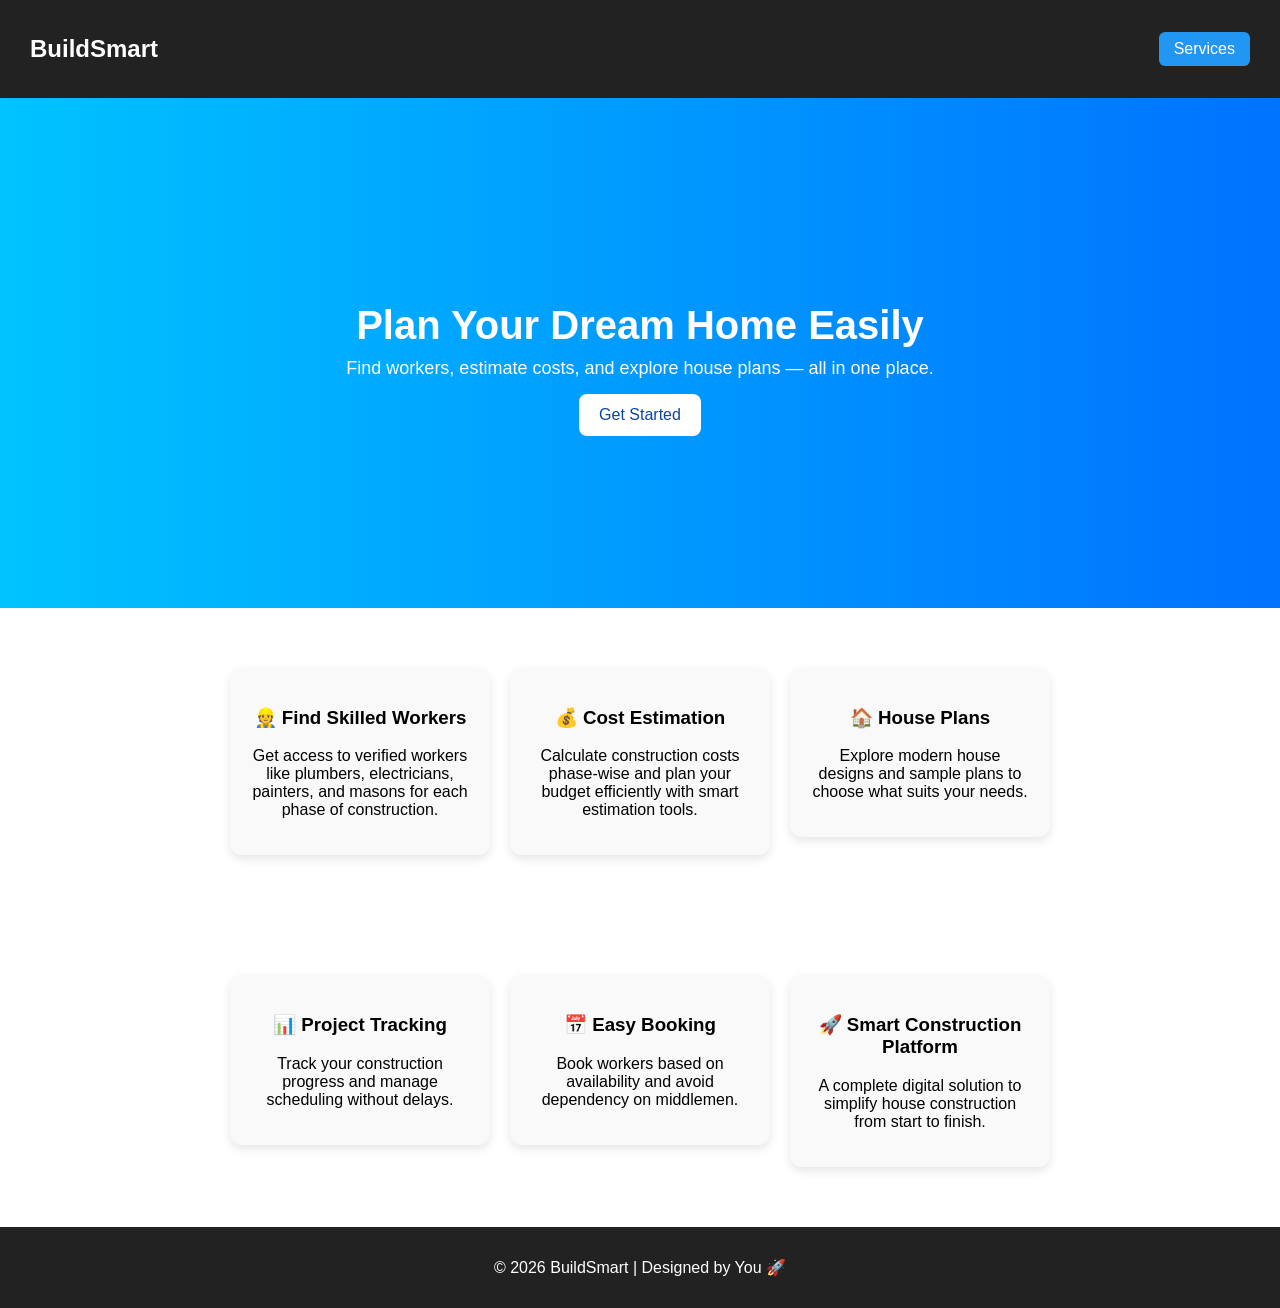
<file: index.html>
<!DOCTYPE html>
<html lang="en">
<head>
    <meta charset="UTF-8">
    <meta name="viewport" content="width=device-width, initial-scale=1.0">
    <title>BuildSmart</title>
    <link rel="stylesheet" href="style.css">
</head>

<body>

<!-- Navbar -->
<nav class="navbar">
    <h2 class="logo">BuildSmart</h2>
    <a href="services.html" class="nav-btn">Services</a>
</nav>

<!-- Hero Section -->
<section class="hero">
    <div class="hero-content">
        <h1>Plan Your Dream Home Easily</h1>
        <p>Find workers, estimate costs, and explore house plans — all in one place.</p>

        <a href="services.html">
            <button class="main-btn">Get Started</button>
        </a>
    </div>
</section>

 <!-- 🔷 Services Section -->
    <section class="features">

        <div class="card">
            <h3>👷 Find Skilled Workers</h3>
            <p>
                Get access to verified workers like plumbers, electricians, painters, 
                and masons for each phase of construction.
            </p>
        </div>

        <div class="card">
            <h3>💰 Cost Estimation</h3>
            <p>
                Calculate construction costs phase-wise and plan your budget efficiently 
                with smart estimation tools.
            </p>
        </div>

        <div class="card">
            <h3>🏠 House Plans</h3>
            <p>
                Explore modern house designs and sample plans to choose what suits your needs.
            </p>
        </div>

    </section>

    <!-- 🔷 Extra Section (Business Idea) -->
    <section class="features">
        <div class="card">
            <h3>📊 Project Tracking</h3>
            <p>
                Track your construction progress and manage scheduling without delays.
            </p>
        </div>

        <div class="card">
            <h3>📅 Easy Booking</h3>
            <p>
                Book workers based on availability and avoid dependency on middlemen.
            </p>
        </div>

        <div class="card">
            <h3>🚀 Smart Construction Platform</h3>
            <p>
                A complete digital solution to simplify house construction from start to finish.
            </p>
        </div>
    </section>

<!-- Footer -->
<footer>
    <p>© 2026 BuildSmart | Designed by You 🚀</p>
</footer>

</body>
</html>
</file>
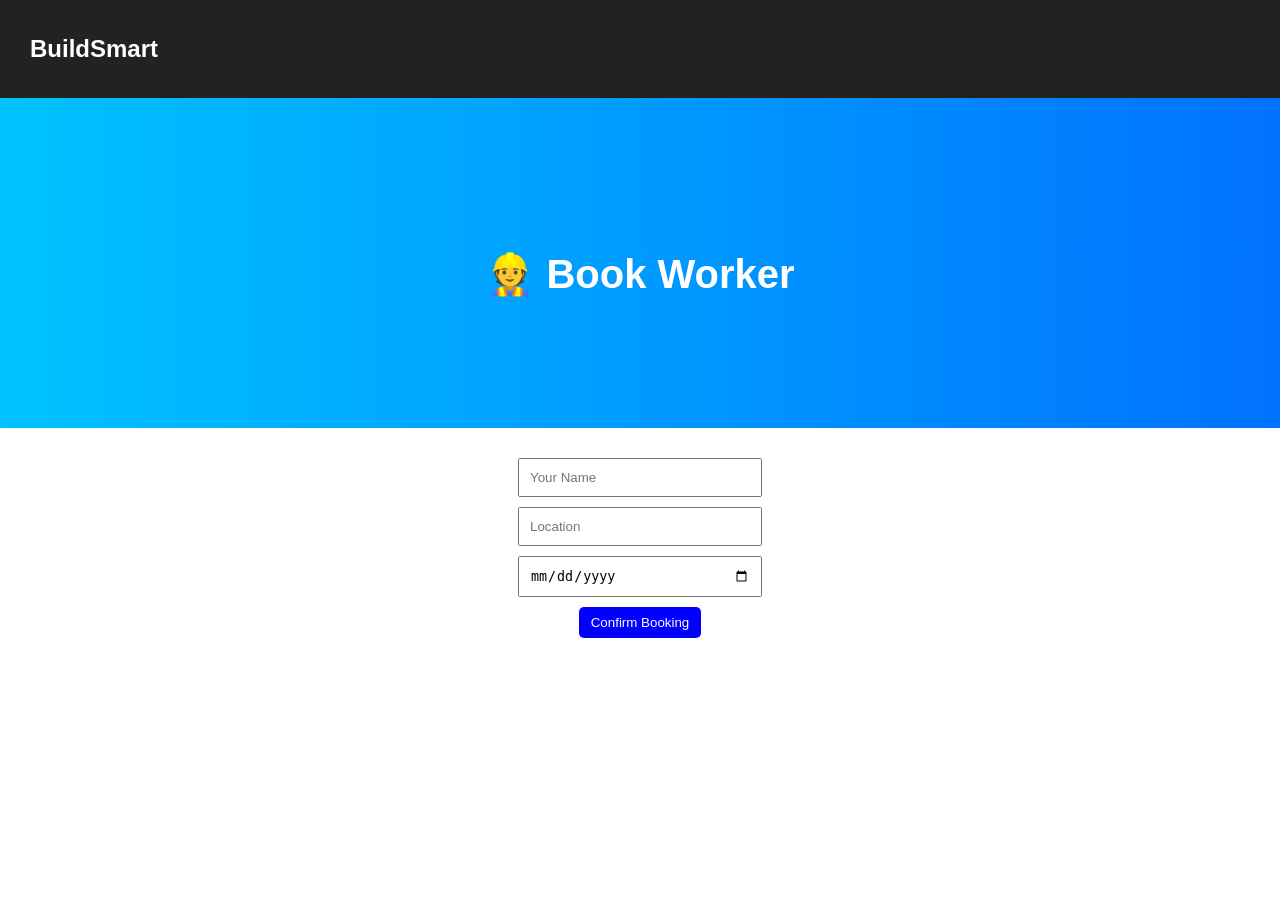
<file: booking.html>
<!DOCTYPE html>
<html lang="en">
<head>
    <title>Book Worker - BuildSmart</title>
    <link rel="stylesheet" href="style.css">
</head>

<body>

<nav class="navbar">
    <h2>BuildSmart</h2>
</nav>

<section class="hero" style="height: 30vh;">
    <h1>👷 Book Worker</h1>
</section>

<div class="booking-box">

    <h2 id="workerName"></h2>

    <input type="text" placeholder="Your Name">
    <input type="text" placeholder="Location">
    <input type="date">

    <button onclick="confirmBooking()">Confirm Booking</button>

</div>

<script src="script.js"></script>

</body>
</html>
</file>
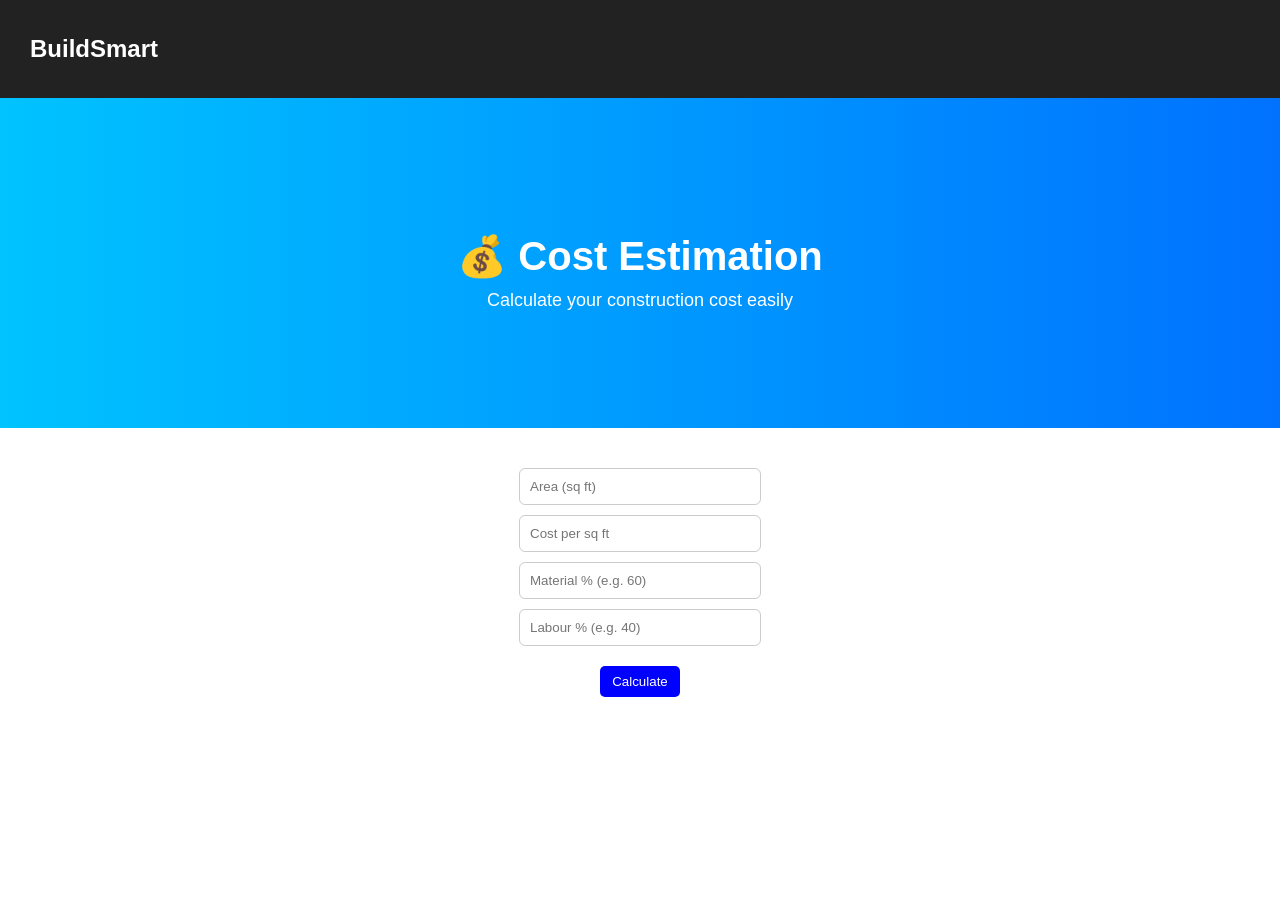
<file: cost.html>
<!DOCTYPE html>
<html lang="en">
<head>
    <meta charset="UTF-8">
    <meta name="viewport" content="width=device-width, initial-scale=1.0">
    <title>Cost Estimation - BuildSmart</title>
    <link rel="stylesheet" href="style.css">
</head>

<body>

<!-- Navbar -->
<nav class="navbar">
    <h2>BuildSmart</h2>
</nav>

<!-- Hero Section -->
<section class="hero" style="height: 30vh;">
    <h1>💰 Cost Estimation</h1>
    <p>Calculate your construction cost easily</p>
</section>

<!-- Calculator Section -->
<div class="cost-box">

    <input type="number" id="area" placeholder="Area (sq ft)">
    
    <input type="number" id="rate" placeholder="Cost per sq ft">

    <input type="number" id="material" placeholder="Material % (e.g. 60)">

    <input type="number" id="labour" placeholder="Labour % (e.g. 40)">

    <button onclick="calculateCost()">Calculate</button>

    <h3 id="materialCost"></h3>
    <h3 id="labourCost"></h3>
    <h2 id="totalCost"></h2>

</div>
<script src="script.js"></script>

</body>
</html>
</file>
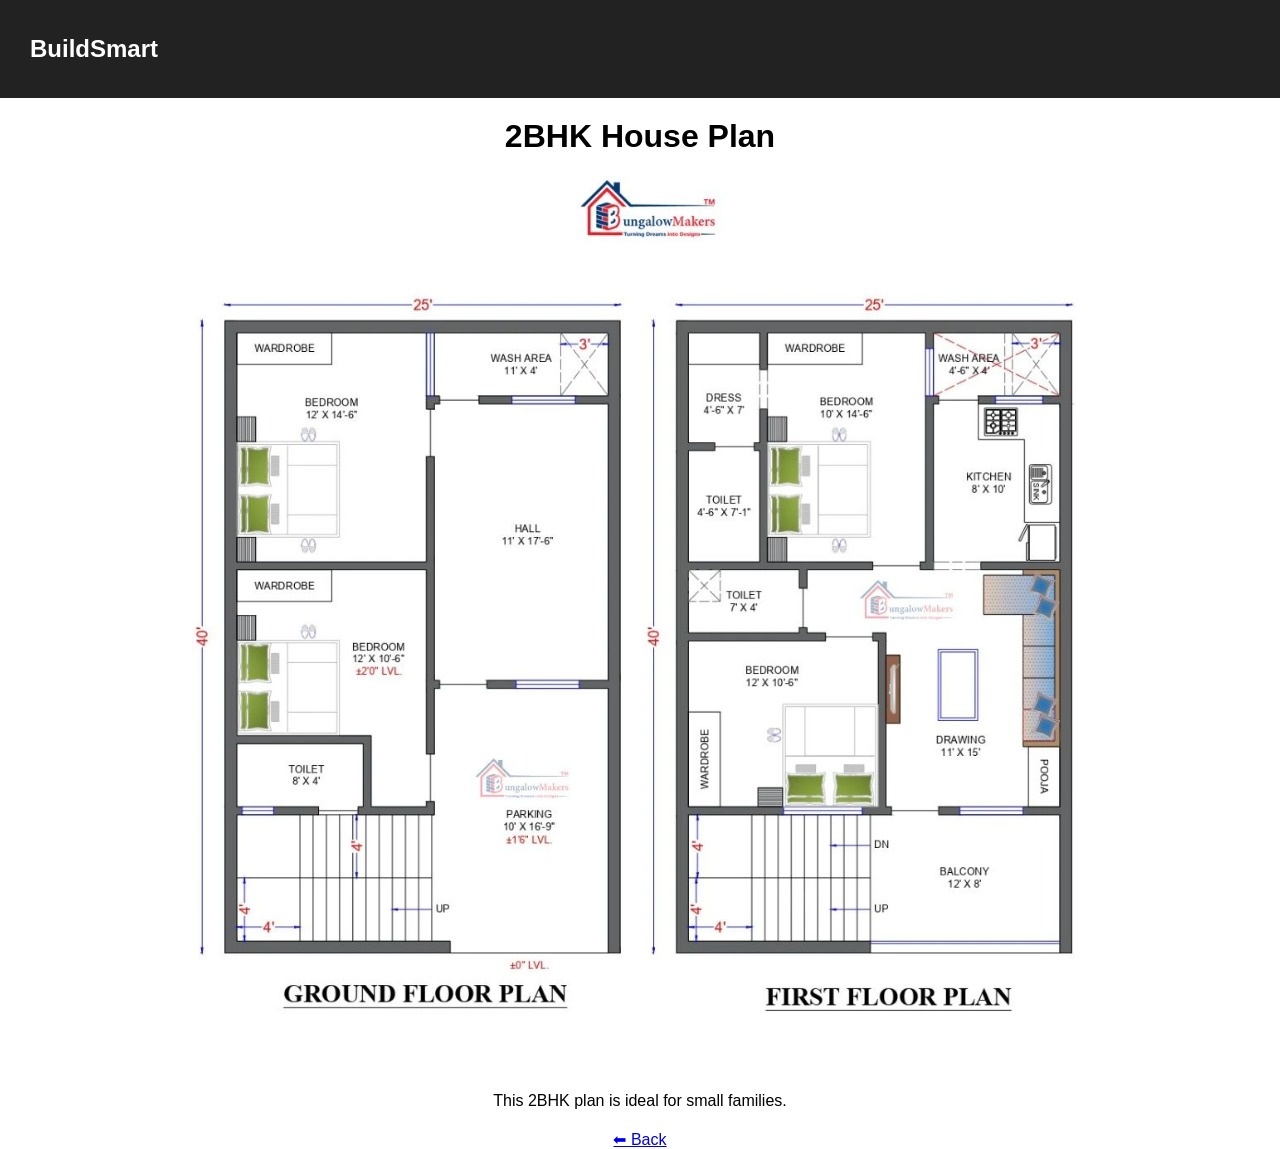
<file: plan1.html>
<!DOCTYPE html>
<html>
<head>
    <title>2BHK Plan</title>
    <link rel="stylesheet" href="style.css">
</head>

<body>

<nav class="navbar">
    <h2 class="logo">BuildSmart</h2>
</nav>

<h1 style="text-align:center; margin-top:20px;">2BHK House Plan</h1>

<img src="images/plans/plan1.jpg" 
     style="width:70%; display:block; margin:20px auto; border-radius:10px;">

<p style="text-align:center; width:70%; margin:auto;">
    This 2BHK plan is ideal for small families.
</p>

<div style="text-align:center; margin-top:20px;">
    <a href="services.html">⬅ Back</a>
</div>

</body>
</html>
</file>
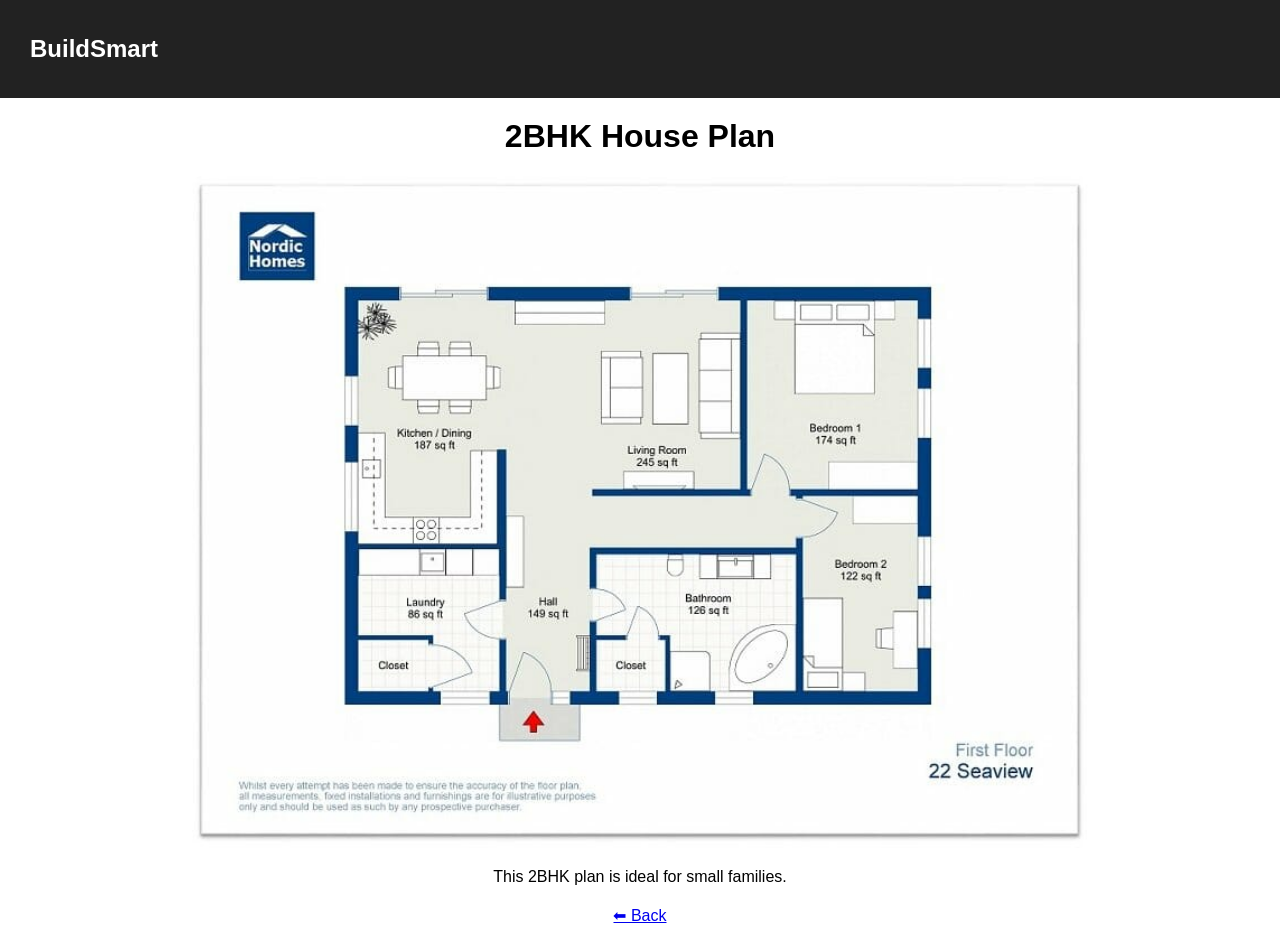
<file: plan2.html>
<!DOCTYPE html>
<html>
<head>
    <title>2BHK Plan</title>
    <link rel="stylesheet" href="style.css">
</head>

<body>

<nav class="navbar">
    <h2 class="logo">BuildSmart</h2>
</nav>

<h1 style="text-align:center; margin-top:20px;">2BHK House Plan</h1>

<img src="images/plans/plan2.jpg" 
     style="width:70%; display:block; margin:20px auto; border-radius:10px;">

<p style="text-align:center; width:70%; margin:auto;">
    This 2BHK plan is ideal for small families.
</p>

<div style="text-align:center; margin-top:20px;">
    <a href="services.html">⬅ Back</a>
</div>

</body>
</html>
</file>
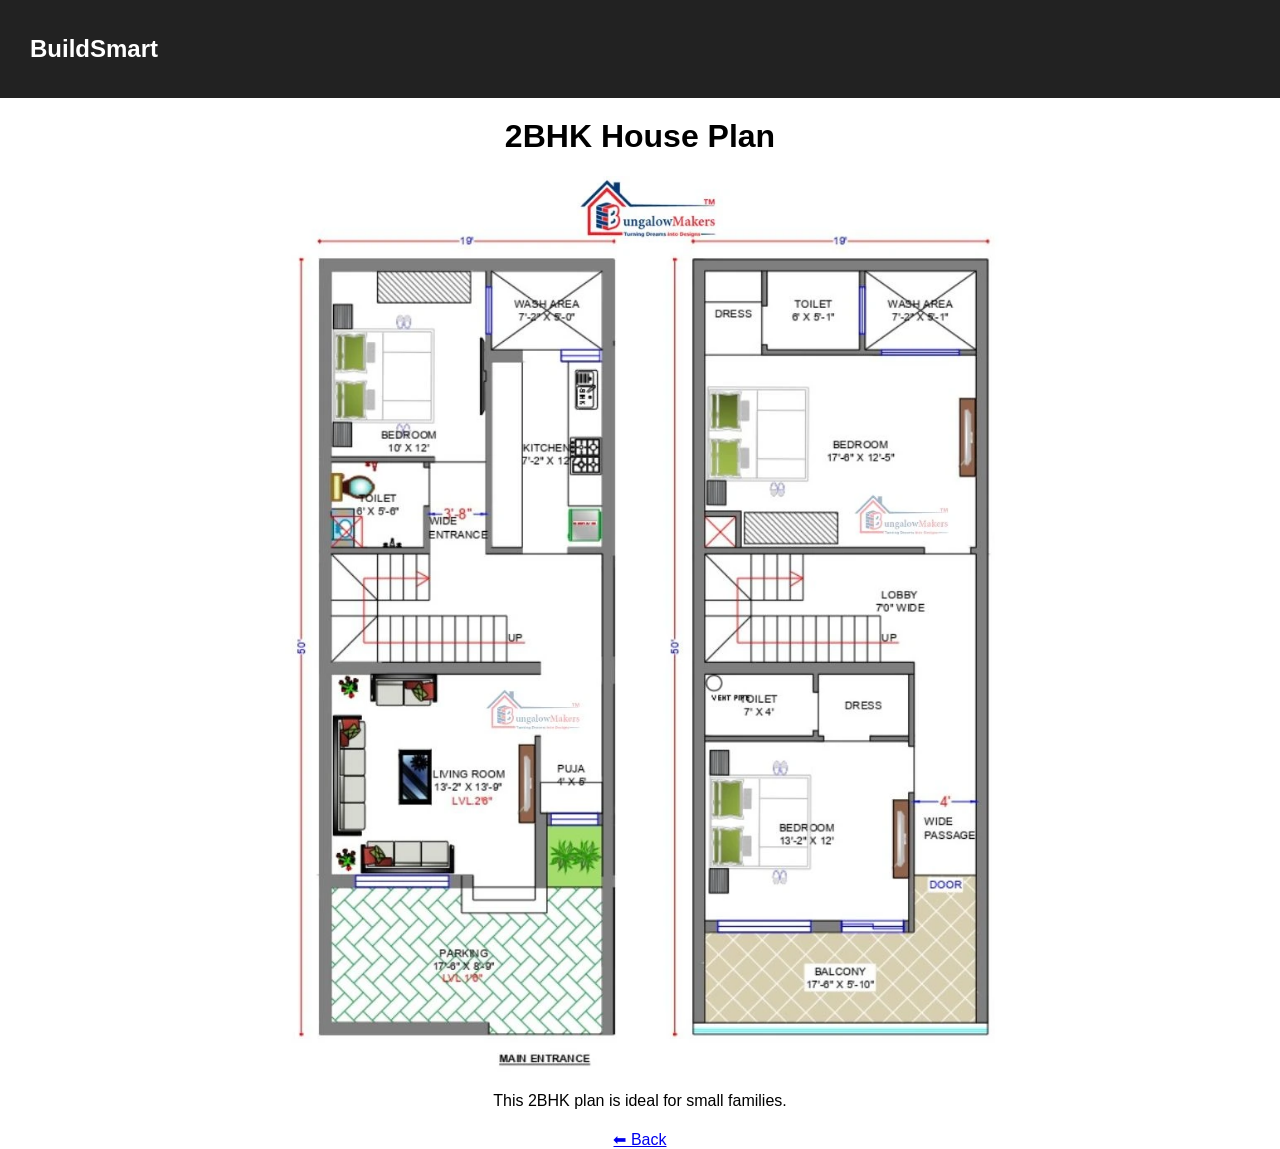
<file: plan3.html>
<!DOCTYPE html>
<html>
<head>
    <title>2BHK Plan</title>
    <link rel="stylesheet" href="style.css">
</head>

<body>

<nav class="navbar">
    <h2 class="logo">BuildSmart</h2>
</nav>

<h1 style="text-align:center; margin-top:20px;">2BHK House Plan</h1>

<img src="images/plans/plan3.jpg" 
     style="width:70%; display:block; margin:20px auto; border-radius:10px;">

<p style="text-align:center; width:70%; margin:auto;">
    This 2BHK plan is ideal for small families.
</p>

<div style="text-align:center; margin-top:20px;">
    <a href="services.html">⬅ Back</a>
</div>

</body>
</html>
</file>
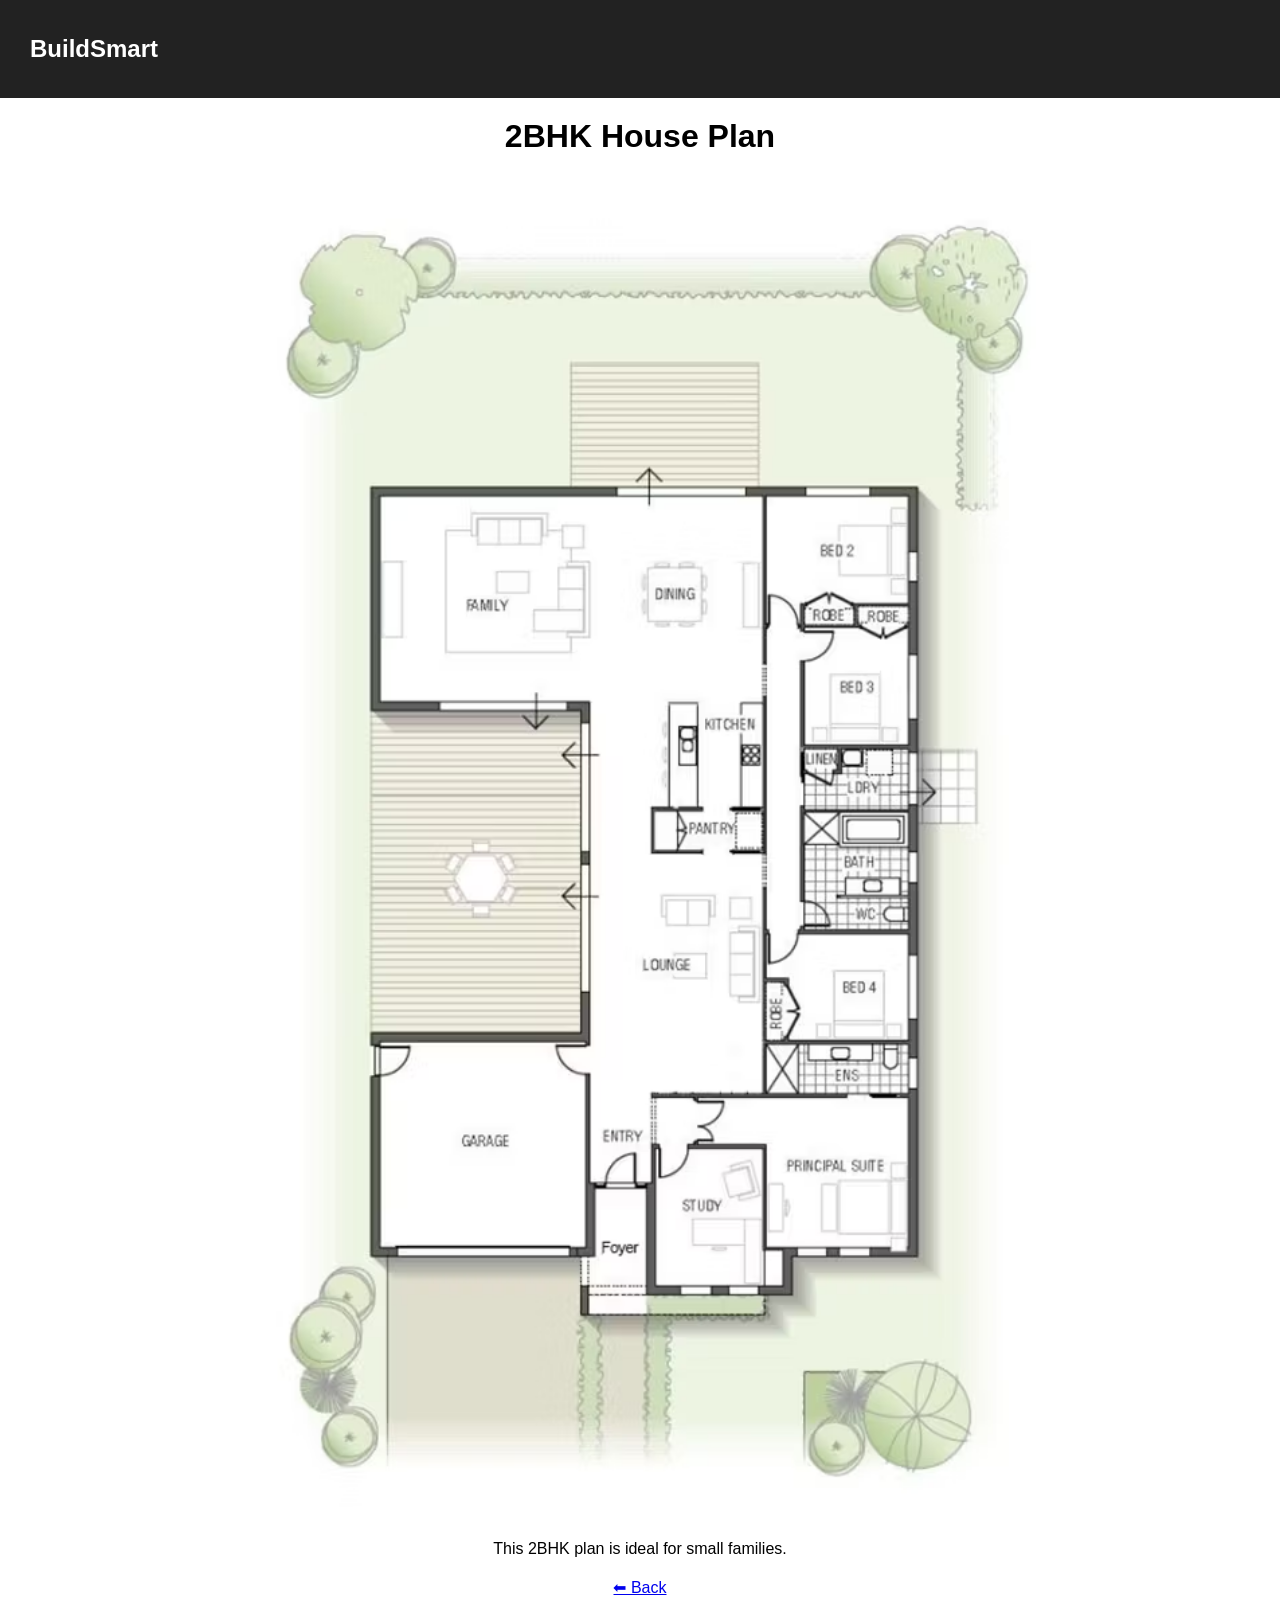
<file: plan4.html>
<!DOCTYPE html>
<html>
<head>
    <title>2BHK Plan</title>
    <link rel="stylesheet" href="style.css">
</head>

<body>

<nav class="navbar">
    <h2 class="logo">BuildSmart</h2>
</nav>

<h1 style="text-align:center; margin-top:20px;">2BHK House Plan</h1>

<img src="images/plans/plan4.jpg" 
     style="width:70%; display:block; margin:20px auto; border-radius:10px;">

<p style="text-align:center; width:70%; margin:auto;">
    This 2BHK plan is ideal for small families.
</p>

<div style="text-align:center; margin-top:20px;">
    <a href="services.html">⬅ Back</a>
</div>

</body>
</html>
</file>
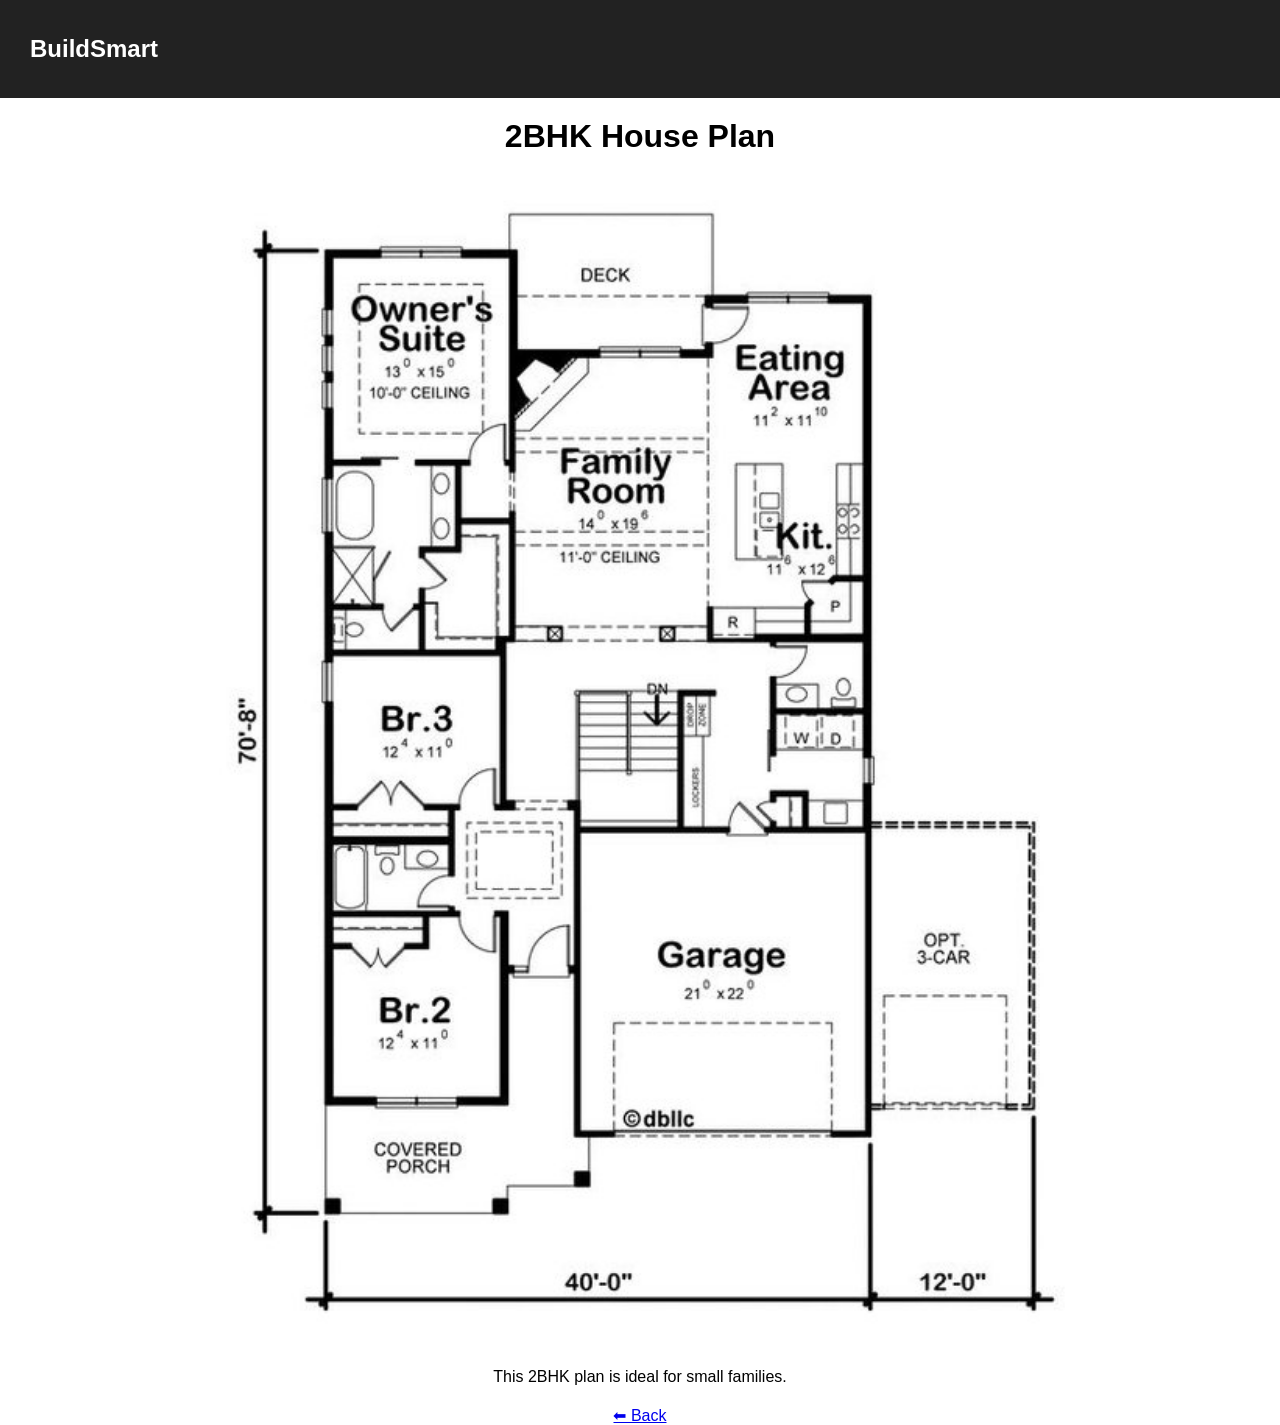
<file: plan5.html>
<!DOCTYPE html>
<html>
<head>
    <title>2BHK Plan</title>
    <link rel="stylesheet" href="style.css">
</head>

<body>

<nav class="navbar">
    <h2 class="logo">BuildSmart</h2>
</nav>

<h1 style="text-align:center; margin-top:20px;">2BHK House Plan</h1>

<img src="images/plans/plan5.jpg" 
     style="width:70%; display:block; margin:20px auto; border-radius:10px;">

<p style="text-align:center; width:70%; margin:auto;">
    This 2BHK plan is ideal for small families.
</p>

<div style="text-align:center; margin-top:20px;">
    <a href="services.html">⬅ Back</a>
</div>

</body>
</html>
</file>
<file: style.css>
body {
    font-family: Arial;
    margin: 0;
}

/* Navbar */
.navbar {
    background: #333;
    color: white;
    padding: 10px;
}

/* Hero */
.hero {
    text-align: center;
    padding: 30px;
}

/* Layout */
.container {
    display: flex;
    gap: 30px;
    padding: 20px;
}

/* Sections */
.workers, .cost, .plans {
    flex: 1;
}

/* Workers vertical */
.workers-list {
    display: flex;
    flex-direction: column;
}

/* Cards */
.card {
    background: #f5f5f5;
    padding: 15px;
    margin: 10px 0;
    border-radius: 10px;
}

/* Buttons */
button {
    padding: 8px 12px;
    background: blue;
    color: white;
    border: none;
    border-radius: 5px;
}

/* Plans */
.plans-container {
    display: flex;
    flex-wrap: wrap;
    gap: 15px;
}

.plans-container .card {
    width: 120px;
    text-align: center;
    text-decoration: none;
    color: black;
}

.plans-container img {
    width: 100%;
    border-radius: 10px;
}
/* Navbar upgrade */
.navbar {
    display: flex;
    justify-content: space-between;
    align-items: center;
    background: #222;
    color: white;
    padding: 15px 30px;
}

.nav-btn {
    color: white;
    text-decoration: none;
    background: #2196F3;
    padding: 8px 15px;
    border-radius: 6px;
}

/* Hero section */
.hero {
    height: 50vh;
    background: linear-gradient(to right, #00c3ff, #0072ff);

    color: white;
    display: flex;
    flex-direction: column; 
    justify-content: center;
    align-items: center;
    text-align: center;
}

.hero h1 {
    font-size: 40px;
}

.hero p {
    margin: 15px 0;
    font-size: 18px;
}

/* Main button */
.main-btn {
    padding: 12px 20px;
    background: white;
    color: #0D47A1;
    border: none;
    border-radius: 8px;
    font-size: 16px;
    cursor: pointer;
}

.main-btn:hover {
    background: #ddd;
}

/* Features section */
.features {
    display: flex;
    justify-content: center;
    gap: 20px;
    padding: 50px 20px;
}

/* Cards upgrade */
.card {
    background: #f9f9f9;
    padding: 20px;
    width: 220px;
    border-radius: 12px;
    text-align: center;
    box-shadow: 0 4px 10px rgba(0,0,0,0.1);
}

/* Footer */
footer {
    text-align: center;
    padding: 15px;
    background: #222;
    color: white;
}
.hero h1 {
    margin-bottom: 10px;
}

.hero p {
    margin-top: 0;
    font-size: 18px;
}



.card {
    display: block;
    width: 220px;          /* 🔥 FIX width */
    text-decoration: none;
    color: inherit;
}
.features {
    align-items: flex-start;   /* 🔥 prevents vertical stretch */
}



/* Cost page box */
.cost-box {
    text-align: center;
    margin-top: 40px;
}

/* Inputs */
.cost-box input {
    display: block;
    margin: 10px auto;
    padding: 10px;
    width: 220px;
    border-radius: 6px;
    border: 1px solid #ccc;
}

/* Button */
.cost-box button {
    margin-top: 10px;
}


.booking-box {
    text-align: center;
    margin-top: 30px;
}

.booking-box input {
    display: block;
    margin: 10px auto;
    padding: 10px;
    width: 220px;
}

.cost-box h3 {
    margin-top: 10px;
}
</file>
